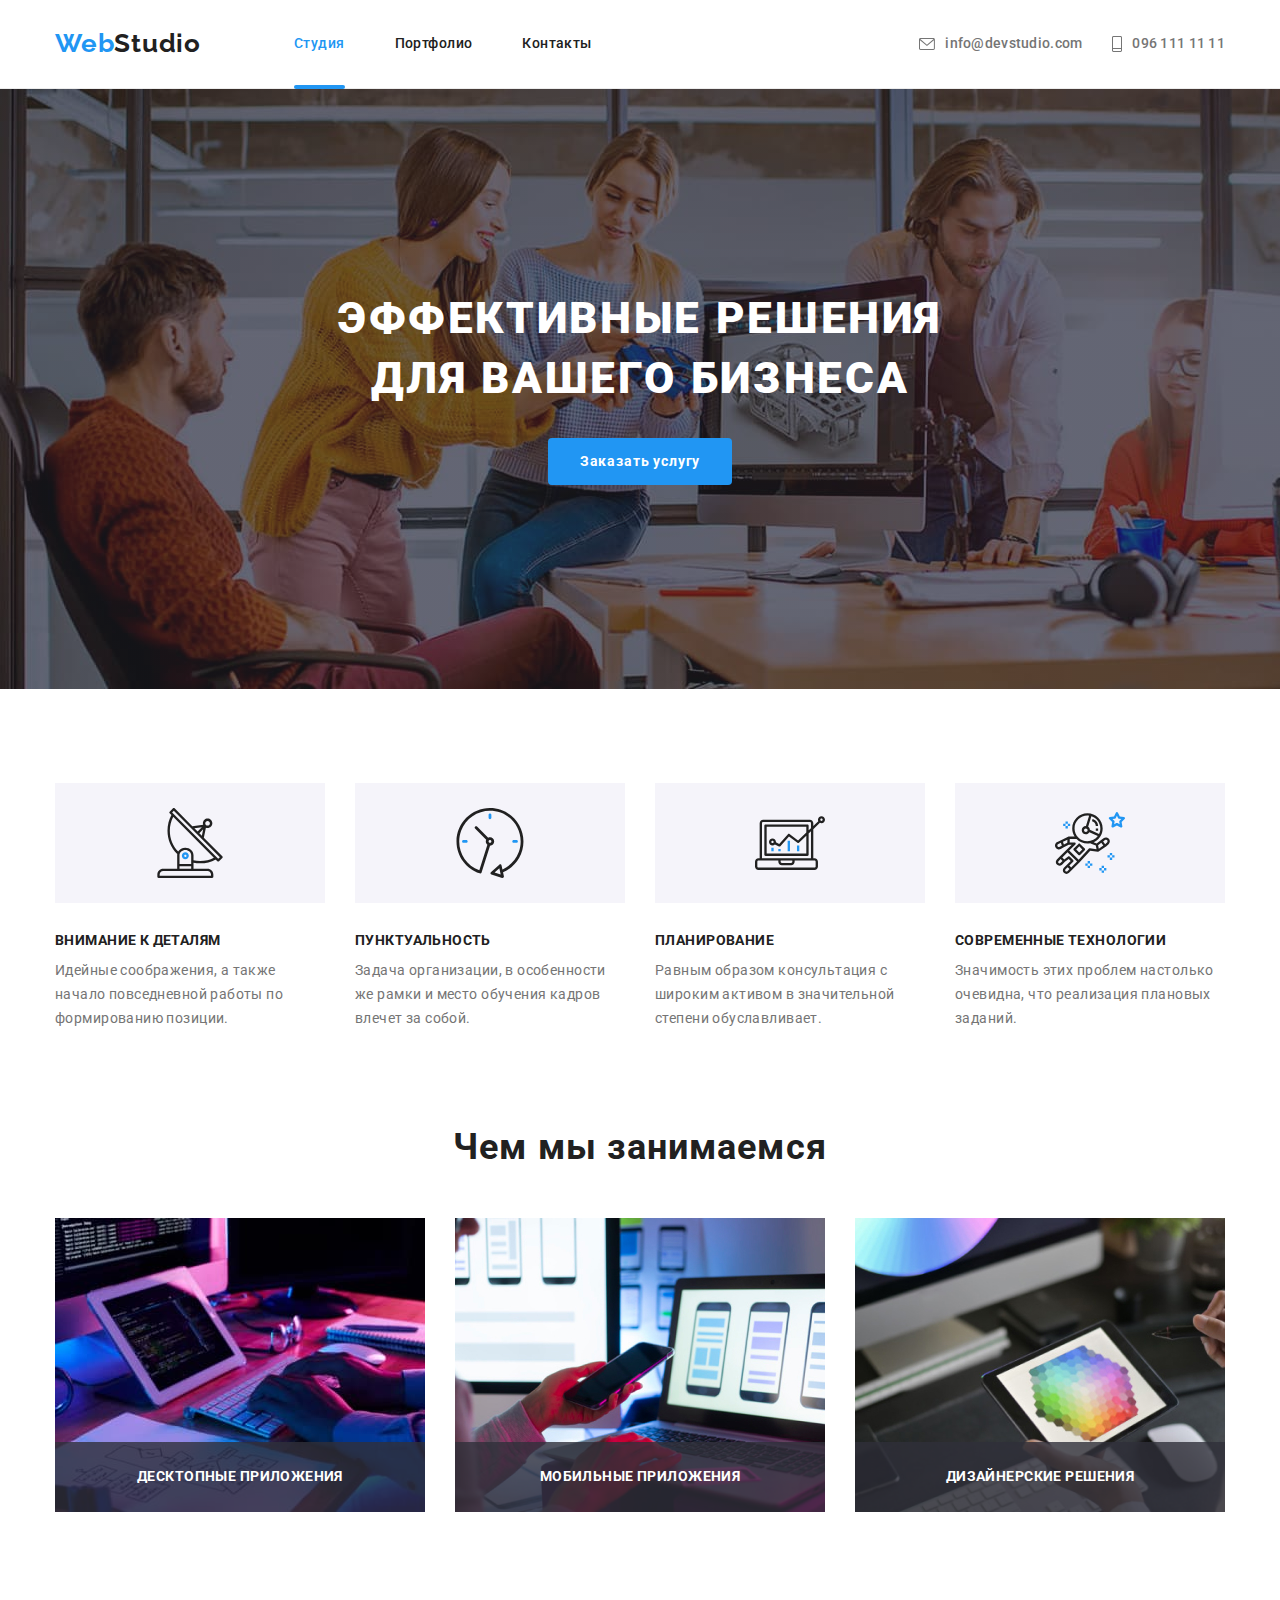
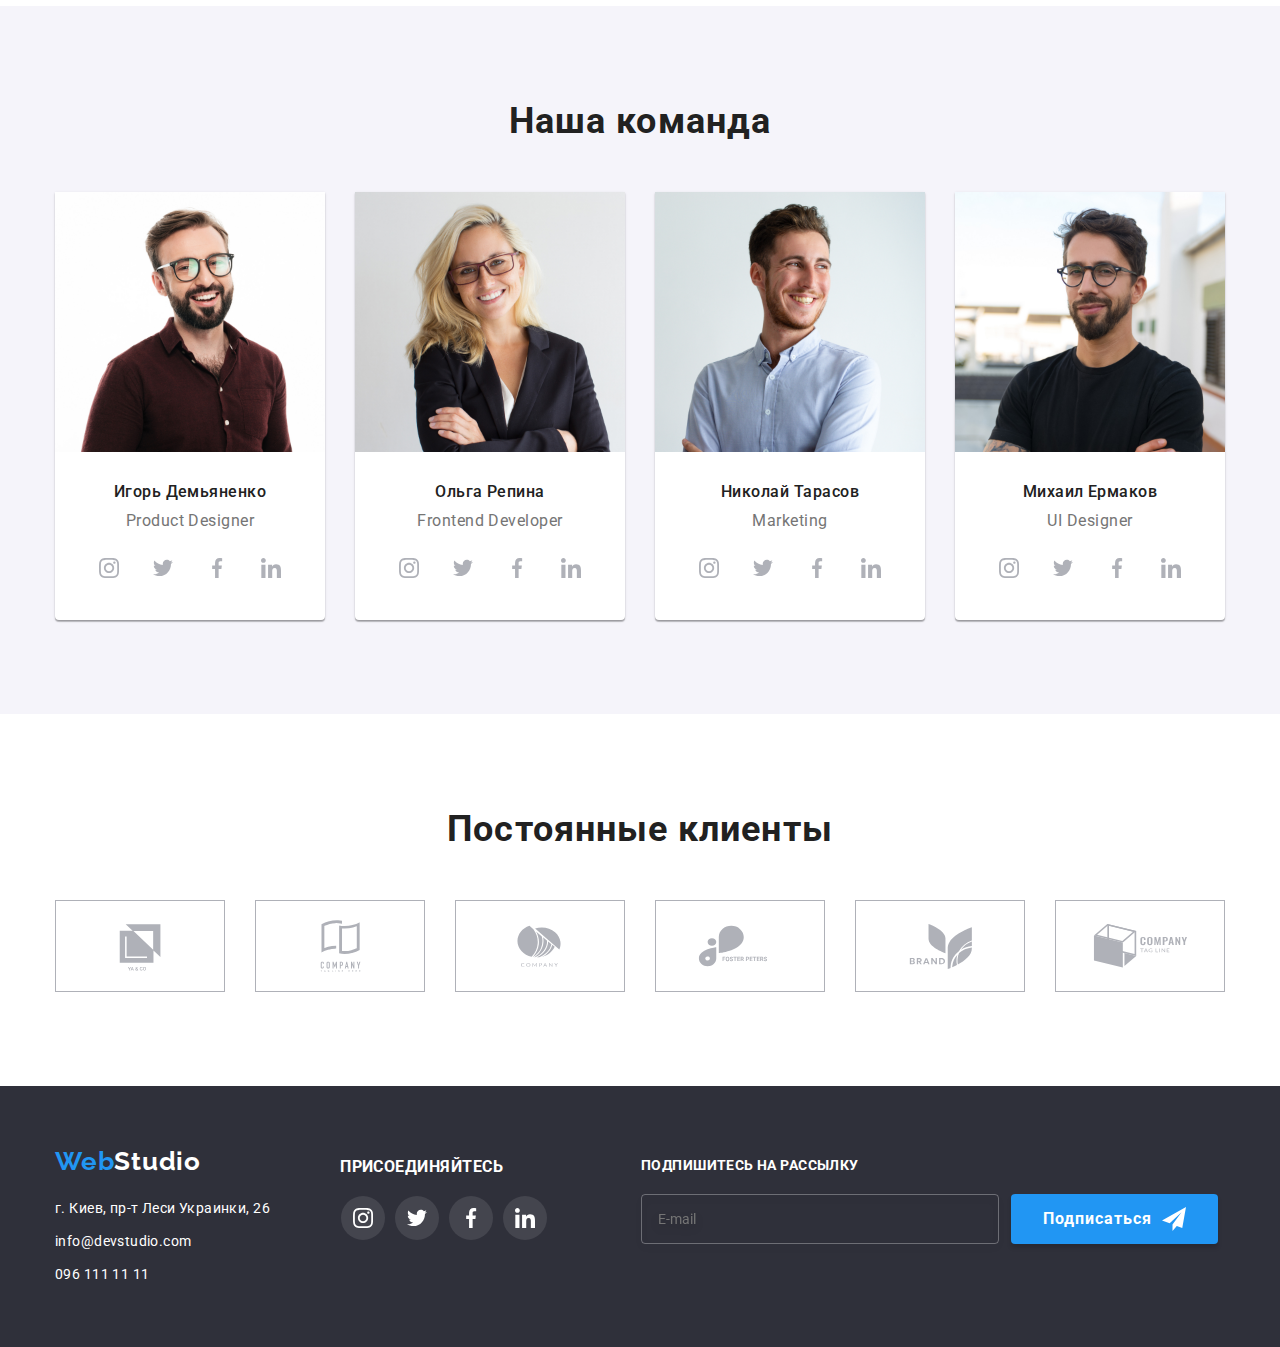
<file: index.html>
<!DOCTYPE html>
<html lang="ru">
  <head>
    <meta charset="UTF-8" />
    <meta http-equiv="X-UA-Compatible" content="IE=edge" />
    <meta name="viewport" content="width=device-width, initial-scale=1.0" />
    <title>Document</title>
    <link rel="stylesheet" href="https://cdnjs.cloudflare.com/ajax/libs/modern-normalize/1.1.0/modern-normalize.min.css">
    <link
      href="https://fonts.googleapis.com/css2?family=Raleway:wght@700&family=Roboto:wght@400;500;700;900&display=swap"
      rel="stylesheet"
    />
    <link rel="stylesheet" href="./sass/main.css" />
  </head>

  <body>
    <header class="header">
      <div class="container menu">
      <a href="./index.html" class="logo link header__logo"
        ><span class="logo__text">Web</span>Studio</a
      >
      <nav class="navigation">
        <ul class="list-nav list">
          <li class="list-nav__right item">
            <a href="./index.html" class="list-nav__link link list-nav__link_current">Студия</a>
          </li>
          <li class="list-nav__right item">
            <a href="./portfolio.html" class="list-nav__link link">Портфолио</a>
          </li>
          <li class="list-nav__right item">
            <a href="" class="list-nav__link link">Контакты</a>
          </li>
        </ul>
      </nav>
      <ul class="list-nav list header__contacts">
        <li class="list-nav__left item">
          <a href="mailto:info@devstudio.com" class="list-nav__link link header__link"
            ><svg class="list-nav__icon" height="12" width="16"><use href=./images/icons.svg#icon-mail></use></svg>info@devstudio.com</a
          >
        </li>
        <li class="list-nav__left item">
          <a href="tel:0961111111" class="list-nav__link link header__link"><svg class="list-nav__icon" height="16" width="10">
            <use href=./images/icons.svg#icon-telephon></use>
          </svg>
            096 111 11 11</a
          >
        </li>
      </ul>
      </div>
    </header>
    <main>
      <section class="hero section">
        <h1 class="hero__title">Эффективные решения для вашего бизнеса</h1>
        <button type="button" class="button hero__button" data-modal-open>
          Заказать услугу
        </button>
      </section>
      <section class="solution section">
        <div class="container">
        <h2 class="solution__heading heading visually-hidden">Решения</h2>
        <ul class="solution__list list">
          <li class="solution__item item">
            <div class="solution__div">
              <svg class="solution__icon">
                <use href="./images/icons.svg#icon-antenna"></use>
              </svg>
            </div>
            <h3 class="solution__title title title">Внимание к деталям</h3>
            <p class="solution__text">
              Идейные соображения, а также начало повседневной работы по
              формированию позиции.
            </p>
          </li>
          <li class="solution__item item">
            <div class="solution__div">
              <svg class="solution__icon">
                <use href="./images/icons.svg#icon-clock"></use>
              </svg>
            </div>
            <h3 class="solution__title title">Пунктуальность</h3>
            <p class="solution__text">
              Задача организации, в особенности же рамки и место обучения кадров
              влечет за собой.
            </p>
          </li>
          <li class="solution__item item">
            <div class="solution__div">
              <svg class="solution__icon">
                <use href="./images/icons.svg#icon-diagram"></use>
              </svg>
            </div>
            <h3 class="solution__title title">Планирование</h3>
            <p class="solution__text">
              Равным образом консультация с широким активом в значительной
              степени обуславливает.
            </p>
          </li>
          <li class="solution__item item">
            <div class="solution__div">
              <svg class="solution__icon">
                <use href="./images/icons.svg#icon-astronaut"></use>
              </svg>
            </div>
            <h3 class="solution__title title">Современные технологии</h3>
            <p class="solution__text">
              Значимость этих проблем настолько очевидна, что реализация
              плановых заданий.
            </p>
          </li>
        </ul>
        </div>
      </section>
      <section class="wwd section">
        <div class="container">
        <h2 class="wwd__heading heading">Чем мы занимаемся</h2>
        <ul class="wwd__list list">
          <li class="wwd__item item">
            <img src="./images/box1.jpg" width="370" alt="печать текста" />
            <div class="wwd__div">
              <p class="wwd__text">Десктопные приложения</p>
            </div>
          </li>
          <li class="wwd__item item">
            <img src="./images/box2.jpg" width="370" alt="смартфон ноутбук" />
            <div class="wwd__div">
              <p class="wwd__text">Мобильные приложения</p>
            </div>
          </li>
          <li class="wwd__item item">
            <img src="./images/box3.jpg" width="370" alt="планшет" />
            <div class="wwd__div">
              <p class="wwd__text">Дизайнерские решения</p>
            </div>
          </li>
        </ul>
        </div>
      </section>
      <section class="team section">
        <div class="container">
        <h2 class="team__heading heading">Наша команда</h2>
        <ul class="card list">
          <li class="card__item item">
            <img src="./images/igord.jpg" width="270" alt="Игорь Демьяненко" />
            <div class="card__bottom"><p class="card__name">Игорь Демьяненко</p>
            <p class="card__text">Product Designer</p>
            <ul class="sociale-list list">
              <li class="sociale-list__item item">
                <a class="sociale-list__link link" href=""><svg class="sociale-list__icon">
                  <use href="./images/icons.svg#icon-instagram"></use>
                </svg></a>
              </li>
              <li class="sociale-list__item item">
                <a class="sociale-list__link link" href=""><svg class="sociale-list__icon">
                    <use href="./images/icons.svg#icon-twitter"></use>
                  </svg></a>
              </li>
              <li class="sociale-list__item item">
                <a class="sociale-list__link link" href=""><svg class="sociale-list__icon">
                    <use href="./images/icons.svg#icon-facebook"></use>
                  </svg></a>
              </li>
              <li class="sociale-list__item item">
                <a class="sociale-list__link link" href=""><svg class="sociale-list__icon">
                    <use href="./images/icons.svg#icon-linkedin"></use>
                  </svg></a>
              </li>
            </ul>
          </div>
          </li>
          <li class="card__item item">
            <img src="./images/olgar.jpg" width="270" alt="Ольга Репина" />
            <div class="card__bottom"><p class="card__name">Ольга Репина</p>
            <p class="card__text">Frontend Developer</p>
          <ul class="sociale-list list">
            <li class="sociale-list__item item">
              <a class="sociale-list__link link" href=""><svg class="sociale-list__icon">
                  <use href="./images/icons.svg#icon-instagram"></use>
                </svg></a>
            </li>
            <li class="sociale-list__item item">
              <a class="sociale-list__link link" href=""><svg class="sociale-list__icon">
                  <use href="./images/icons.svg#icon-twitter"></use>
                </svg></a>
            </li>
            <li class="sociale-list__item item">
              <a class="sociale-list__link link" href=""><svg class="sociale-list__icon">
                  <use href="./images/icons.svg#icon-facebook"></use>
                </svg></a>
            </li>
            <li class="sociale-list__item item">
              <a class="sociale-list__link link" href=""><svg class="sociale-list__icon">
                  <use href="./images/icons.svg#icon-linkedin"></use>
                </svg></a>
            </li>
          </ul>
        </div>
          </li>
          <li class="card__item item">
            <img src="./images/kolyat.jpg" width="270" alt="Николай Тарасов" />
            <div class="card__bottom"><p class="card__name">Николай Тарасов</p>
            <p class="card__text">Marketing</p>
        <ul class="sociale-list list">
          <li class="sociale-list__item item">
            <a class="sociale-list__link link" href=""><svg class="sociale-list__icon">
                <use href="./images/icons.svg#icon-instagram"></use>
              </svg></a>
          </li>
          <li class="sociale-list__item item">
            <a class="sociale-list__link link" href=""><svg class="sociale-list__icon">
                <use href="./images/icons.svg#icon-twitter"></use>
              </svg></a>
          </li>
          <li class="sociale-list__item item">
            <a class="sociale-list__link link" href=""><svg class="sociale-list__icon">
                <use href="./images/icons.svg#icon-facebook"></use>
              </svg></a>
          </li>
          <li class="sociale-list__item item">
            <a class="sociale-list__link link" href=""><svg class="sociale-list__icon">
                <use href="./images/icons.svg#icon-linkedin"></use>
              </svg></a>
          </li>
        </ul>
        </div>
          </li>
          <li class="card__item item">
            <img src="./images/mixae.jpg" width="270" alt="Михаил Ермаков" />
            <div class="card__bottom"><p class="card__name">Михаил Ермаков</p>
            <p class="card__text">UI Designer</p>
          <ul class="sociale-list list">
            <li class="sociale-list__item item">
              <a class="sociale-list__link link" href=""><svg class="sociale-list__icon">
                  <use href="./images/icons.svg#icon-instagram"></use>
                </svg></a>
            </li>
            <li class="sociale-list__item item">
              <a class="sociale-list__link link" href=""><svg class="sociale-list__icon">
                  <use href="./images/icons.svg#icon-twitter"></use>
                </svg></a>
            </li>
            <li class="sociale-list__item item">
              <a class="sociale-list__link link" href=""><svg class="sociale-list__icon">
                  <use href="./images/icons.svg#icon-facebook"></use>
                </svg></a>
            </li>
            <li class="sociale-list__item item">
              <a class="sociale-list__link link" href=""><svg class="sociale-list__icon">
                  <use href="./images/icons.svg#icon-linkedin"></use>
                </svg></a>
            </li>
          </ul>
        </div>
          </li>
        </ul>
        </div>
      </section>
      <section class="clients section">
        <div class="container">
          <h2 class="clients__heading heading">Постоянные клиенты</h2>
          <ul class="clients__list list">
            <li class="clients__item item">
              <a class="clients__link link" href=""><svg class="clients__icon icon">
                <use href="./images/icons.svg#icon-logo_one"></use>
              </svg></a>
            </li>
            <li class="clients__item item">
              <a class="clients__link link" href=""><svg class="clients__icon icon">
                  <use href="./images/icons.svg#icon-logo_two"></use>
                </svg></a>
            </li>
            <li class="clients__item item">
              <a class="clients__link link" href=""><svg class="clients__icon icon">
                  <use href="./images/icons.svg#icon-logo_three"></use>
                </svg></a>
            </li>
            <li class="clients__item item">
              <a class="clients__link link" href=""><svg class="clients__icon icon">
                  <use href="./images/icons.svg#icon-logo_four"></use>
                </svg></a>
            </li>
            <li class="clients__item item">
              <a class="clients__link link" href=""><svg class="clients__icon icon">
                  <use href="./images/icons.svg#icon-logo_five"></use>
                </svg></a>
            </li>
            <li class="clients__item item">
              <a class="clients__link link" href=""><svg class="clients__icon icon">
                  <use href="./images/icons.svg#icon-logo_six"></use>
                </svg></a>
            </li>
          </ul>

        </div>
        </section>
        <div class="backdrop is-hidden" data-modal><div class="modal">
          <form>
            <p class="form-text">Оставьте свои данные, мы вам перезвоним</p>
            <label class="form-label" for="user-name">Имя</label>
            <span class="form-input-span"><input type="text" name="username" id="user-name" class="form-input"/>
            <svg class="form-icon"><use href="./images/icons.svg#icon-person"></use></svg></span>
            <label class="form-label" for="user-tel">Телефон</label>
            <span class="form-input-span"><input type="tel" name="usertel" id="user-tel" class="form-input"/><svg class="form-icon">
              <use href="./images/icons.svg#icon-phone-black"></use>
            </svg></span>
            <label class="form-label" for="user-email">Почта</label>
            <span class="form-input-span"><input type="email" name="useremail" id="user-email" class="form-input"/><svg class="form-icon">
              <use href="./images/icons.svg#icon-email"></use>
            </svg></span>
            <label class="form-label" for="user-coments">Комментарий</label>
            <textarea name="feedback" id="user-coments" placeholder="Введите текст" class="form-input form-textarea"></textarea>
            <div class="form-checkbox"><input type="checkbox" name="agrees" value="agree" id="iagree" class="form-agree" />
            <label class="form-label checkbox-label" for="iagree"><span class="checkbox-field"><svg class="checkbox-icon"><use href="./images/icons.svg#icon-check"></use></svg></span>Соглашаюсь с рассылкой и принимаю&nbsp; <a href="" class="form-link">Условия договора</a></label></div>
            <button type="submit" class="button form-button">Отправить</button>
            
          </form>
          <button class="modal-button" data-modal-close><svg class=" icon icon-close"><use href="./images/icons.svg#icon-close-black"></use></svg></button></div></div>
    </main>
    <footer class="footer">
      <div class="container footer__container">
        <div class="footer__contacts">
      <a href="./index.html" class="logo footer__logo link"
        ><span class="logo__text">Web</span>Studio</a
      >
      <address>
        <a href="" class="footer__address link"
          >г. Киев, пр-т Леси Украинки, 26</a
        >
      </address>
      <ul class="footer-list list">
        <li class="footer-list__item">
          <a href="mailto:info@devstudio.com" class="footer-list__link link"
            >info@devstudio.com</a
          >
        </li>
        <li class="footer-list__item">
          <a href="tel:0961111111" class="footer-list__link link ">
            096 111 11 11</a
          >
        </li>
      </ul>
      </div>
      <div class="join">
        <p class="join__text">присоединяйтесь</p>
        <ul class="sociale-list list">
          <li class="sociale-list__item item">
            <a class="sociale-list__link link join__link" href=""><svg class="sociale-list__icon join__icon">
                <use href="./images/icons.svg#icon-instagram"></use>
              </svg></a>
          </li>
          <li class="sociale-list__item item">
            <a class="sociale-list__link link join__link" href=""><svg class="sociale-list__icon join__icon">
                <use href="./images/icons.svg#icon-twitter"></use>
              </svg></a>
          </li>
          <li class="sociale-list__item item">
            <a class="sociale-list__link link join__link" href=""><svg class="sociale-list__icon join__icon">
                <use href="./images/icons.svg#icon-facebook"></use>
              </svg></a>
          </li>
          <li class="sociale-list__item item">
            <a class="sociale-list__link link join__link" href=""><svg class="sociale-list__icon join__icon">
                <use href="./images/icons.svg#icon-linkedin"></use>
              </svg></a>
          </li>
        </ul>
       
      </div>
       <form class="footer-form">
         <p class="footer-form__text">Подпишитесь на рассылку</p>
         <div class="footer-form__div"><input type="email" name="email" placeholder="E-mail" class="footer-form__input"/>
         <button type="submit" class="footer-form__button button">Подписаться<svg class="form-footer__icon"><use href="./images/icons.svg#icon-send"/></svg></use></button></div>

        </form>
      
      </div>
    </footer>
    <script src="./js/modal.js"></script>
  </body>
</html>
</file>
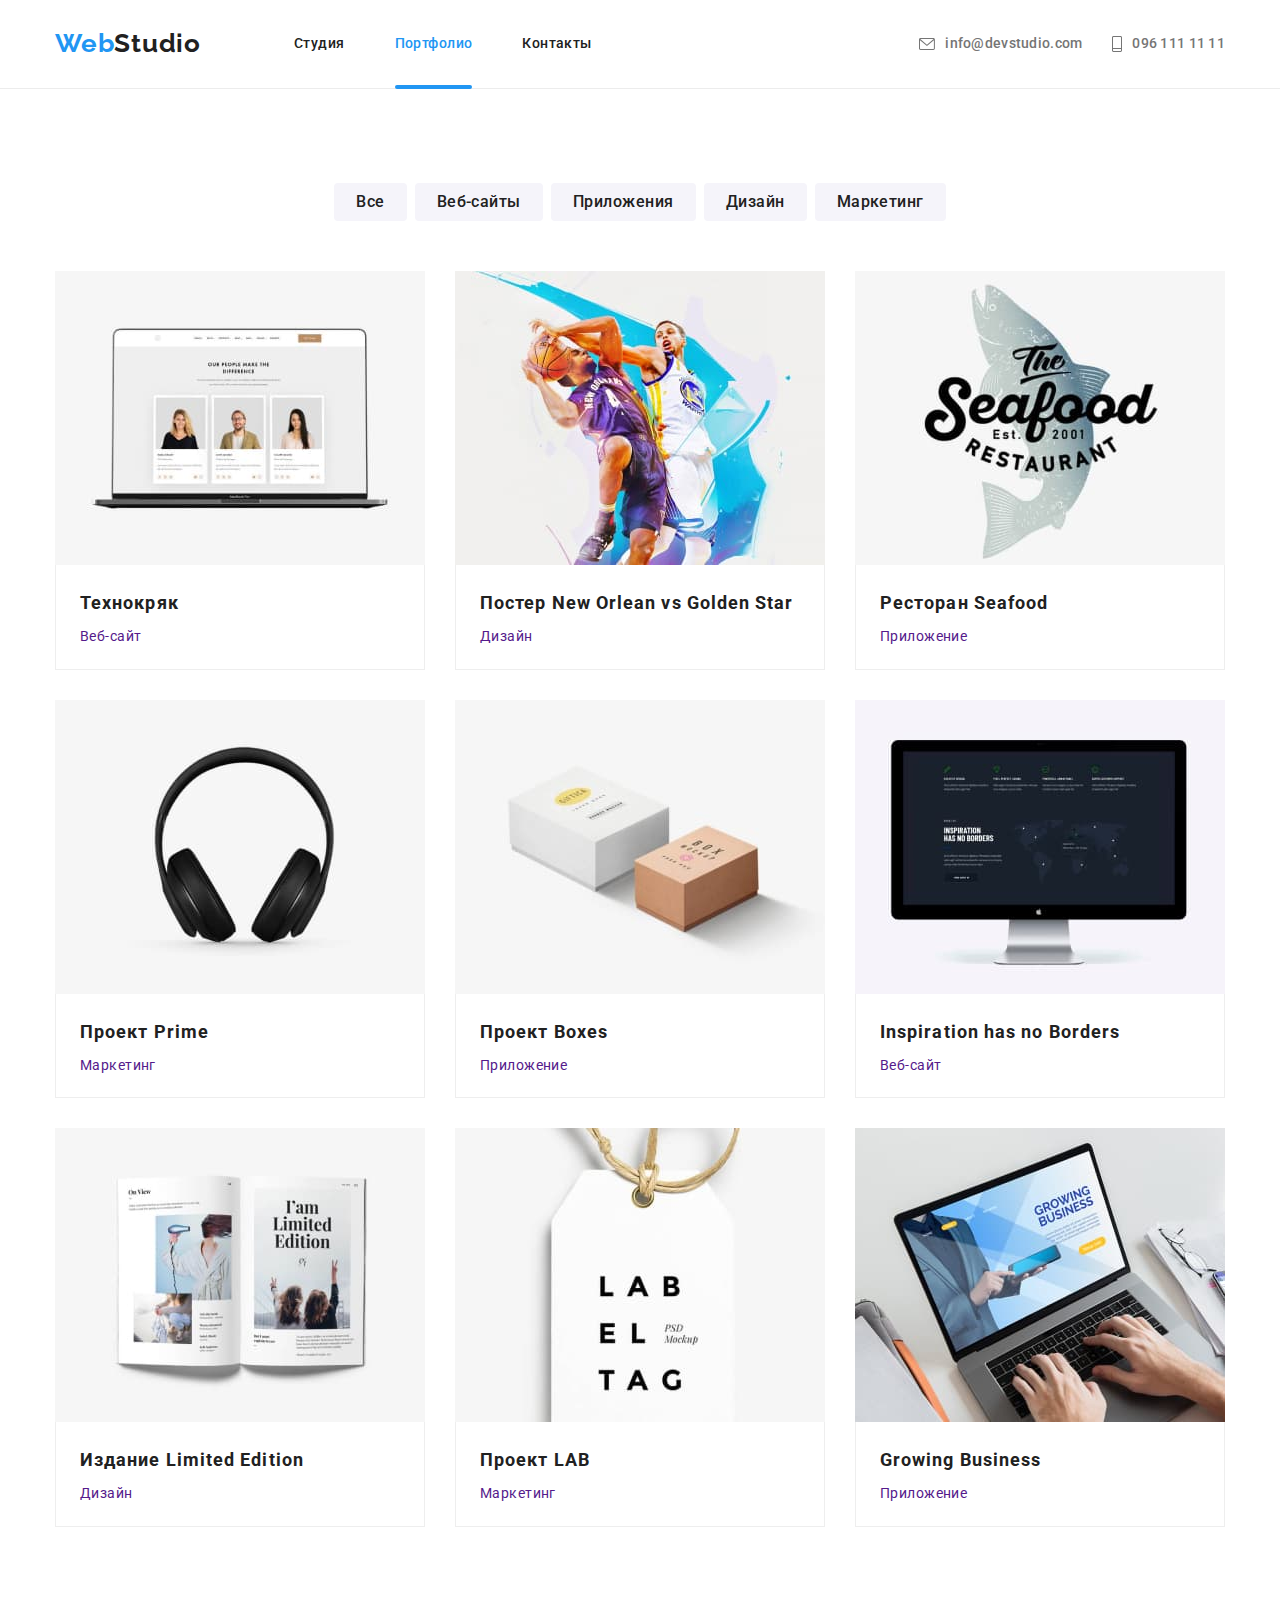
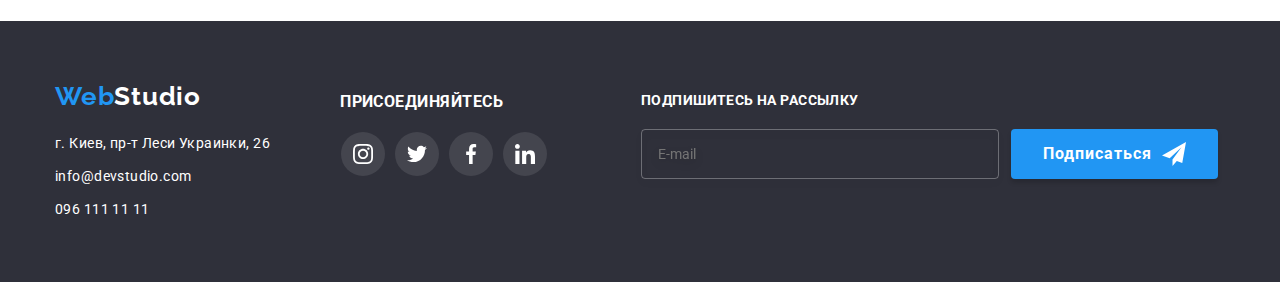
<file: portfolio.html>
<!DOCTYPE html>
<html lang="ru">
  <head>
    <meta charset="UTF-8" />
    <meta http-equiv="X-UA-Compatible" content="IE=edge" />
    <meta name="viewport" content="width=device-width, initial-scale=1.0" />
    <title>Document</title>
    <link rel="stylesheet" href="https://cdnjs.cloudflare.com/ajax/libs/modern-normalize/1.1.0/modern-normalize.min.css">
    <link
      href="https://fonts.googleapis.com/css2?family=Raleway:wght@700&family=Roboto:wght@400;500;700;900&display=swap"
      rel="stylesheet"
    />
    <link rel="stylesheet" href="./sass/main.css" />
  </head>
  <body>
<header class="header">
  <div class="container menu">
    <a href="./index.html" class="logo link header__logo"><span class="logo__text">Web</span>Studio</a>
    <nav class="navigation">
      <ul class="list-nav list">
        <li class="list-nav__right item">
          <a href="./index.html" class="list-nav__link link ">Студия</a>
        </li>
        <li class="list-nav__right item">
          <a href="./portfolio.html" class="list-nav__link link list-nav__link_current">Портфолио</a>
        </li>
        <li class="list-nav__right item">
          <a href="" class="list-nav__link link">Контакты</a>
        </li>
      </ul>
    </nav>
    <ul class="list-nav list header__contacts">
      <li class="list-nav__left item">
        <a href="mailto:info@devstudio.com" class="list-nav__link link header__link"><svg class="list-nav__icon"
            height="12" width="16">
            <use href=./images/icons.svg#icon-mail></use>
          </svg>info@devstudio.com</a>
      </li>
      <li class="list-nav__left item">
        <a href="tel:0961111111" class="list-nav__link link header__link"><svg class="list-nav__icon" height="16"
            width="10">
            <use href=./images/icons.svg#icon-telephon></use>
          </svg>
          096 111 11 11</a>
      </li>
    </ul>
  </div>
</header>
    <main>
      <h1 class="main-title visually-hidden">Портфолио</h1>
      <section class="sites section">
        <div class="container">
        <h2 class="heading heading-title visually-hidden">Фильтры портфолио</h2>
        <ul class="sites-list-right list">
          <li class="sites-item-right item">
            <button type="button" class="button button-portfolio">Все</button>
          </li>
          <li class="sites-item-right item">
            <button type="button" class="button button-portfolio">
              Веб-сайты
            </button>
          </li>
          <li class="sites-item-right item">
            <button type="button" class="button button-portfolio">
              Приложения
            </button>
          </li>
          <li class="sites-item-right item">
            <button type="button" class="button button-portfolio">
              Дизайн
            </button>
          </li>
          <li class="sites-item-right item">
            <button type="button" class="button button-portfolio">
              Маркетинг
            </button>
          </li>
        </ul>
        <h2 class="heading heading-title visually-hidden">Примеры портфолио</h2>
        <ul class="sites-list-left list">
          <li class="sites-item-left item">
            <a class="sites-link" href=""><div class="sites-div"><img src="./images/noyt.jpg" alt="ноутбук" width="370" /><div class="sites-div-absolute"><p class="sites-div-text">Технокряк это современная площадка распространения коронавируса. Компании используют эту платформу для цифрового
            шпионажа и атак на защищённые сервера конкурентов.</p></div></div>
            <div class="sites-bottom"><h3 class="sites-title">Технокряк</h3>
            <p class="sites-text">Веб-сайт</p></div></a>
          </li>
          <li class="sites-item-left item">
            <a class="sites-link " href=""><div class="sites-div"><img src="./images/basket.jpg" alt="Баскетбол" width="370" /><div class="sites-div-absolute"><p class="sites-div-text">Технокряк это современная площадка распространения коронавируса. Компании используют эту платформу для цифрового
            шпионажа и атак на защищённые сервера конкурентов.</p></div></div>
            <div class="sites-bottom"><h3 class="sites-title">
              Постер<span lang="en"> New Orlean vs Golden Star</span>
            </h3>
            <p class="sites-text">Дизайн</p></div></a>
          </li>
          <li class="sites-item-left item">
            <a class="sites-link " href=""><div class="sites-div"><img
              src="./images/seafood.jpg"
              alt="Логотип ресторана"
              width="370"
            /><div class="sites-div-absolute"><p class="sites-div-text">Технокряк это современная площадка распространения коронавируса. Компании используют эту платформу для цифрового
            шпионажа и атак на защищённые сервера конкурентов.</p></div></div>
            <div class="sites-bottom"><h3 class="sites-title">Ресторан<span lang="en"> Seafood</span></h3>
            <p class="sites-text">Приложение</p></div></a>
          </li>
          <li class="sites-item-left item">
            <a class="sites-link " href=""><div class="sites-div"><img src="./images/naysh.jpg" alt="Наушники" width="370" /><div class="sites-div-absolute"><p class="sites-div-text">Технокряк это современная площадка распространения коронавируса. Компании используют эту платформу для цифрового
            шпионажа и атак на защищённые сервера конкурентов.</p></div></div>
            <div class="sites-bottom"><h3 class="sites-title">Проект<span lang="en"> Prime</span></h3>
            <p class="sites-text">Маркетинг</p></div></a>
          </li>
          <li class="sites-item-left item">
            <a class="sites-link " href=""><div class="sites-div"><img src="./images/box.jpg" alt="Коробки" width="370" /><div class="sites-div-absolute"><p class="sites-div-text">Технокряк это современная площадка распространения коронавируса. Компании используют эту платформу для цифрового
            шпионажа и атак на защищённые сервера конкурентов.</p></div></div>
            <div class="sites-bottom"><h3 class="sites-title">Проект<span lang="en"> Boxes</span></h3>
            <p class="sites-text">Приложение</p></div></a>
          </li>
          <li class="sites-item-left item">
            <a class="sites-link " href=""><div class="sites-div"><img src="./images/monitor.jpg" alt="Монитор" width="370" /><div class="sites-div-absolute"><p class="sites-div-text">Технокряк это современная площадка распространения коронавируса. Компании используют эту платформу для цифрового
            шпионажа и атак на защищённые сервера конкурентов.</p></div></div>
            <div class="sites-bottom"><h3 lang="en" class="sites-title">Inspiration has no Borders</h3>
            <p class="sites-text">Веб-сайт</p></div></a>
          </li>
          <li class="sites-item-left item">
            <a class="sites-link " href=""><div class="sites-div"><img src="./images/book.jpg" alt="Книга" width="370" /><div class="sites-div-absolute"><p class="sites-div-text">Технокряк это современная площадка распространения коронавируса. Компании используют эту платформу для цифрового
            шпионажа и атак на защищённые сервера конкурентов.</p></div></div>
            <div class="sites-bottom"><h3 class="sites-title">
              Издание<span lang="en"> Limited Edition</span>
            </h3>
            <p class="sites-text">Дизайн</p></div></a>
          </li>
          <li class="sites-item-left item">
            <a class="sites-link " href=""><div class="sites-div"><img src="./images/lable.jpg" alt="Бирка" width="370" /><div class="sites-div-absolute"><p class="sites-div-text">Технокряк это современная площадка распространения коронавируса. Компании используют эту платформу для цифрового
            шпионажа и атак на защищённые сервера конкурентов.</p></div></div>
            <div class="sites-bottom"><h3 class="sites-title">Проект<span lang="en"> LAB</span></h3>
            <p class="sites-text">Маркетинг</p></div></a>
          </li>
          <li class="sites-item-left item">
            <a class="sites-link " href=""><div class="sites-div"><img src="./images/typetext.jpg" alt="Набор текста" width="370" /><div class="sites-div-absolute"><p class="sites-div-text">Технокряк это современная площадка распространения коронавируса. Компании используют эту платформу для цифрового
            шпионажа и атак на защищённые сервера конкурентов.</p></div></div>
            <div class="sites-bottom"><h3 lang="en" class="sites-title">Growing Business</h3>
            <p class="sites-text">Приложение</p></div></a>
          </li>
        </ul>
        </div>
      </section>
    </main>
  <footer class="footer">
    <div class="container footer__container">
      <div class="footer__contacts">
        <a href="./index.html" class="logo footer__logo link"><span class="logo__text">Web</span>Studio</a>
        <address>
          <a href="" class="footer__address link">г. Киев, пр-т Леси Украинки, 26</a>
        </address>
        <ul class="footer-list list">
          <li class="footer-list__item">
            <a href="mailto:info@devstudio.com" class="footer-list__link link">info@devstudio.com</a>
          </li>
          <li class="footer-list__item">
            <a href="tel:0961111111" class="footer-list__link link ">
              096 111 11 11</a>
          </li>
        </ul>
      </div>
      <div class="join">
        <p class="join__text">присоединяйтесь</p>
        <ul class="sociale-list list">
          <li class="sociale-list__item item">
            <a class="sociale-list__link link join__link" href=""><svg class="sociale-list__icon join__icon">
                <use href="./images/icons.svg#icon-instagram"></use>
              </svg></a>
          </li>
          <li class="sociale-list__item item">
            <a class="sociale-list__link link join__link" href=""><svg class="sociale-list__icon join__icon">
                <use href="./images/icons.svg#icon-twitter"></use>
              </svg></a>
          </li>
          <li class="sociale-list__item item">
            <a class="sociale-list__link link join__link" href=""><svg class="sociale-list__icon join__icon">
                <use href="./images/icons.svg#icon-facebook"></use>
              </svg></a>
          </li>
          <li class="sociale-list__item item">
            <a class="sociale-list__link link join__link" href=""><svg class="sociale-list__icon join__icon">
                <use href="./images/icons.svg#icon-linkedin"></use>
              </svg></a>
          </li>
        </ul>
  
      </div>
      <form class="footer-form">
        <p class="footer-form__text">Подпишитесь на рассылку</p>
        <div class="footer-form__div"><input type="email" name="email" placeholder="E-mail" class="footer-form__input" />
          <button type="submit" class="footer-form__button button">Подписаться<svg class="form-footer__icon">
              <use href="./images/icons.svg#icon-send" />
            </svg></use></button>
        </div>
  
      </form>
  
    </div>
  </footer>
  </body>
</html>
</file>
<file: sass/main.css>
:root {
  --primery-text-color: #757575;
  --title-text-color: #212121;
  --primary-background-color: #ffffff;
  --link-color: #2196f3;
  --secondary-text-color: #ffffff;
  --secondary-background-color: #2f303a;
}

.visually-hidden {
  position: absolute;
  width: 1px;
  height: 1px;
  margin: -1px;
  padding: 0;
  overflow: hidden;
  border: 0;
  clip: rect(0 0 0 0);
}

* {
  padding: 0;
  margin: 0;
  border: 0;
}

*,
*:before,
*:after {
  -webkit-box-sizing: border-box;
          box-sizing: border-box;
}

:focus,
:active {
  outline: none;
}

a:focus,
a:active {
  outline: none;
}

nav,
footer,
header,
aside {
  display: block;
}

html,
body {
  height: 100%;
  width: 100%;
  font-size: 100%;
  line-height: 1;
  font-size: 14px;
  -ms-text-size-adjust: 100%;
  -moz-text-size-adjust: 100%;
  -webkit-text-size-adjust: 100%;
}

input,
button,
textarea {
  font-family: inherit;
}

input::-ms-clear {
  display: none;
}

button {
  cursor: pointer;
}

button::-moz-focus-inner {
  padding: 0;
  border: 0;
}

a,
a:visited,
a:hover {
  text-decoration: none;
}

ul,
li {
  list-style: none;
}

img {
  vertical-align: top;
}

h1,
h2,
h3,
h4,
h5,
h6 {
  font-size: inherit;
  font-weight: 400;
}

img {
  display: block;
}

.list {
  list-style: none;
}

body {
  background-color: var(--primary-background-color);
  font-family: "Roboto", sans-serif;
  font-weight: 400;
  font-size: 14px;
  line-height: 1.7;
  letter-spacing: 0.03em;
  color: var(--primery-text-color);
}

.link {
  text-decoration: none;
  color: var(--title-text-color);
  -webkit-transition: color 250ms cubic-bezier(0.4, 0, 0.2, 1);
  transition: color 250ms cubic-bezier(0.4, 0, 0.2, 1);
}

.link:focus, .link:hover {
  color: var(--link-color);
  fill: var(--link-color);
}

.button {
  -webkit-box-align: center;
      -ms-flex-align: center;
          align-items: center;
  text-align: center;
  font-family: "Roboto", sans-serif;
  font-weight: 700;
  cursor: pointer;
  padding: 10px 32px;
  border-radius: 4px;
  max-width: 200px;
  -webkit-transition: color 250ms cubic-bezier(0.4, 0, 0.2, 1), background 250ms cubic-bezier(0.4, 0, 0.2, 1);
  transition: color 250ms cubic-bezier(0.4, 0, 0.2, 1), background 250ms cubic-bezier(0.4, 0, 0.2, 1);
}

.button:hover, .button:focus {
  color: var(--secondary-text-color);
  background: var(--link-color);
}

.title {
  font-weight: 700;
  font-size: 14px;
  line-height: 1.14;
  letter-spacing: 0.03em;
  text-transform: uppercase;
  color: var(--title-text-color);
}

.heading {
  font-weight: 700;
  font-size: 36px;
  line-height: 1.17;
  letter-spacing: 0.03em;
  text-align: center;
  color: var(--title-text-color);
}

.list-nav__link_current {
  position: relative;
  color: var(--link-color);
}

.list-nav__link_current::after {
  content: "";
  position: absolute;
  bottom: -1px;
  left: 0;
  width: 100%;
  height: 4px;
  background-color: var(--link-color);
  border-radius: 2px;
}

.container {
  width: 1200px;
  margin: 0 auto;
  padding: 0 15px;
  /* border: 2px dashed red; */
}

.section {
  padding-top: 94px;
  padding-bottom: 94px;
}

.backdrop {
  position: fixed;
  top: 0;
  left: 0;
  width: 100%;
  height: 100%;
  background: rgba(0, 0, 0, 0.2);
  display: -webkit-box;
  display: -ms-flexbox;
  display: flex;
  -webkit-box-align: center;
      -ms-flex-align: center;
          align-items: center;
  -webkit-box-pack: center;
      -ms-flex-pack: center;
          justify-content: center;
  -webkit-transition: opacity 250ms cubic-bezier(0.4, 0, 0.2, 1), visibility 250ms cubic-bezier(0.4, 0, 0.2, 1);
  transition: opacity 250ms cubic-bezier(0.4, 0, 0.2, 1), visibility 250ms cubic-bezier(0.4, 0, 0.2, 1);
}

.modal {
  position: absolute;
  background-color: var(--primary-background-color);
  width: 528px;
  height: 581px;
  -webkit-box-shadow: 0px 1px 3px rgba(0, 0, 0, 0.12), 0px 1px 1px rgba(0, 0, 0, 0.14), 0px 2px 1px rgba(0, 0, 0, 0.2);
          box-shadow: 0px 1px 3px rgba(0, 0, 0, 0.12), 0px 1px 1px rgba(0, 0, 0, 0.14), 0px 2px 1px rgba(0, 0, 0, 0.2);
  border-radius: 4px;
  -webkit-transform: translateX(0);
          transform: translateX(0);
  -webkit-transition: -webkit-transform 250ms linear;
  transition: -webkit-transform 250ms linear;
  transition: transform 250ms linear;
  transition: transform 250ms linear, -webkit-transform 250ms linear;
  padding: 40px;
}

.is-hidden {
  opacity: 0;
  visibility: hidden;
  pointer-events: none;
}

.is-hidden .modal {
  -webkit-transform: translateX(-100%);
          transform: translateX(-100%);
}

.modal-button {
  position: absolute;
  top: 8px;
  right: 8px;
  background: var(--secondary-text-color);
  border: 1px solid rgba(0, 0, 0, 0.1);
  width: 30px;
  height: 30px;
  border-radius: 50%;
  display: -webkit-box;
  display: -ms-flexbox;
  display: flex;
  -webkit-box-align: center;
      -ms-flex-align: center;
          align-items: center;
  -webkit-box-pack: center;
      -ms-flex-pack: center;
          justify-content: center;
}

.icon-close {
  width: 70%;
  height: 70%;
  -webkit-transition: fill 250ms cubic-bezier(0.4, 0, 0.2, 1);
  transition: fill 250ms cubic-bezier(0.4, 0, 0.2, 1);
}

.modal-button:hover .icon-close,
.modal-button:focus .icon-close {
  fill: var(--link-color);
}

.form-label {
  font-size: 12px;
  margin-bottom: 4px;
}

.form-agree:hover + .form-label,
.form-agree:focus + .form-label {
  cursor: pointer;
}

.form-input {
  width: 448px;
  height: 40px;
  border: 1px solid rgba(33, 33, 33, 0.2);
  -webkit-box-sizing: border-box;
          box-sizing: border-box;
  border-radius: 4px;
  margin-bottom: 5px;
  -webkit-transition: border 250ms cubic-bezier(0.4, 0, 0.2, 1);
  transition: border 250ms cubic-bezier(0.4, 0, 0.2, 1);
  padding-left: 30px;
}

.form-input:hover, .form-input:focus {
  border: 1px solid var(--link-color);
}

.form-input-span {
  display: block;
  position: relative;
}

.form-text {
  font-family: Roboto;
  font-style: normal;
  font-weight: 700;
  font-size: 20px;
  line-height: 1.15;
  letter-spacing: 0.03em;
  text-align: center;
  color: var(--title-text-color);
  margin-bottom: 5px;
}

.form-checkbox {
  display: -webkit-box;
  display: -ms-flexbox;
  display: flex;
  -webkit-box-align: center;
      -ms-flex-align: center;
          align-items: center;
  -webkit-box-pack: center;
      -ms-flex-pack: center;
          justify-content: center;
  text-align: center;
}

.checkbox-label {
  margin-bottom: 30px;
  font-weight: 500;
  font-size: 14px;
  line-height: 1.71;
  letter-spacing: 0.03em;
}

.form-textarea {
  margin-bottom: 15px;
  resize: none;
  width: 448px;
  height: 120px;
  padding: 12px 16px;
  font-size: 12px;
  color: rgba(117, 117, 117, 0.5);
}

.form-button {
  background: var(--link-color);
  -webkit-box-shadow: 0px 4px 4px rgba(0, 0, 0, 0.15);
          box-shadow: 0px 4px 4px rgba(0, 0, 0, 0.15);
  border-radius: 4px;
  color: var(--primary-background-color);
  padding: 10px 55px;
  font-weight: 700;
  font-size: 16px;
  line-height: 1.88;
  letter-spacing: 0.06em;
  margin: 0 auto;
  display: -webkit-box;
  display: -ms-flexbox;
  display: flex;
  -webkit-box-align: center;
      -ms-flex-align: center;
          align-items: center;
  -webkit-box-pack: center;
      -ms-flex-pack: center;
          justify-content: center;
  text-align: center;
  color: var(--secondary-text-color);
}

.form-icon {
  position: absolute;
  top: 50%;
  -webkit-transform: translateY(-80%);
          transform: translateY(-80%);
  left: 12px;
  width: 15px;
  height: 15px;
  -webkit-transition: fill 250ms cubic-bezier(0.4, 0, 0.2, 1);
  transition: fill 250ms cubic-bezier(0.4, 0, 0.2, 1);
}

.form-input:hover + .form-icon,
.form-input:focus + .form-icon {
  fill: var(--link-color);
}

.form-link {
  color: var(--link-color);
  text-decoration: underline;
}

.form-agree {
  position: absolute;
  width: 1px;
  height: 1px;
  margin: -1px;
  padding: 0;
  overflow: hidden;
  border: 0;
  clip: rect(0 0 0 0);
}

.form-agree:checked + .form-label > span {
  background-color: var(--link-color);
  border: none;
}

.checkbox-label {
  display: -webkit-box;
  display: -ms-flexbox;
  display: flex;
  -webkit-box-align: center;
      -ms-flex-align: center;
          align-items: center;
  -webkit-box-pack: center;
      -ms-flex-pack: center;
          justify-content: center;
}

.checkbox-field {
  display: -webkit-box;
  display: -ms-flexbox;
  display: flex;
  -webkit-box-align: center;
      -ms-flex-align: center;
          align-items: center;
  -webkit-box-pack: center;
      -ms-flex-pack: center;
          justify-content: center;
  border: 2px solid black;
  border-radius: 2px;
  width: 15px;
  height: 15px;
  margin-right: 7px;
  -webkit-transition: background-color 250ms cubic-bezier(0.4, 0, 0.2, 1), border 250ms cubic-bezier(0.4, 0, 0.2, 1);
  transition: background-color 250ms cubic-bezier(0.4, 0, 0.2, 1), border 250ms cubic-bezier(0.4, 0, 0.2, 1);
}

.checkbox-icon {
  width: 12px;
  height: 8px;
}

.sociale-list {
  display: -webkit-box;
  display: -ms-flexbox;
  display: flex;
  -webkit-box-align: center;
      -ms-flex-align: center;
          align-items: center;
  -webkit-box-pack: center;
      -ms-flex-pack: center;
          justify-content: center;
  margin-top: 16px;
}

.sociale-list__item {
  height: 44px;
  width: 44px;
}

.sociale-list__item + .sociale-list__item {
  margin-left: 10px;
}

.sociale-list__link {
  display: -webkit-box;
  display: -ms-flexbox;
  display: flex;
  -webkit-box-align: center;
      -ms-flex-align: center;
          align-items: center;
  -webkit-box-pack: center;
      -ms-flex-pack: center;
          justify-content: center;
  height: 100%;
  width: 100%;
  border-radius: 50%;
  -webkit-transition: background 250ms cubic-bezier(0.4, 0, 0.2, 1);
  transition: background 250ms cubic-bezier(0.4, 0, 0.2, 1);
}

.sociale-list__link:hover, .sociale-list__link:focus {
  background: var(--link-color);
}

.sociale-list__icon {
  height: 20px;
  width: 20px;
  fill: #afb1b8;
  -webkit-transition: fill 250ms cubic-bezier(0.4, 0, 0.2, 1);
  transition: fill 250ms cubic-bezier(0.4, 0, 0.2, 1);
}

.sociale-list__link:hover .sociale-list__icon,
.sociale-list__link:focus .sociale-list__icon {
  fill: white;
}

.header {
  border-bottom: 1px solid #ececec;
}

.menu {
  display: -webkit-box;
  display: -ms-flexbox;
  display: flex;
  -webkit-box-align: center;
      -ms-flex-align: center;
          align-items: center;
}

.logo {
  font-family: "Raleway", sans-serif;
  font-weight: 700;
  font-size: 26px;
  line-height: 1.2;
  letter-spacing: 0.03em;
}

.header__logo {
  margin-right: 93px;
}

.logo__text {
  color: var(--link-color);
}

.navigation {
  font-weight: 500;
  color: var(--title-text-color);
  text-decoration: none;
}

.list-nav {
  display: -webkit-box;
  display: -ms-flexbox;
  display: flex;
}

.list-nav__link {
  display: inline-block;
  padding-top: 32px;
  padding-bottom: 32px;
  margin-top: auto;
  margin-bottom: auto;
}

.list-nav__right:not(:last-child) {
  margin-right: 50px;
}

.list-nav__left:not(:last-child) {
  margin-right: 30px;
}

.header__contacts {
  display: -webkit-box;
  display: -ms-flexbox;
  display: flex;
  -webkit-box-align: center;
      -ms-flex-align: center;
          align-items: center;
  margin-left: auto;
}

.header__link {
  color: var(--primery-text-color);
  font-weight: 500;
  font-size: 14px;
  line-height: 1.14;
  letter-spacing: 0.02em;
  display: -webkit-box;
  display: -ms-flexbox;
  display: flex;
  -webkit-box-align: center;
      -ms-flex-align: center;
          align-items: center;
  -webkit-box-pack: center;
      -ms-flex-pack: center;
          justify-content: center;
}

.header__link:hover, .header__link:focus {
  color: var(--link-color);
}

.list-nav__icon {
  margin-right: 10px;
  fill: #757575;
  -webkit-transition: fill 250ms cubic-bezier(0.4, 0, 0.2, 1);
  transition: fill 250ms cubic-bezier(0.4, 0, 0.2, 1);
}

.header__link:hover .list-nav__icon,
.header__link:focus .list-nav__icon {
  fill: var(--link-color);
}

.hero {
  height: 600px;
  max-width: 1600px;
  margin-left: auto;
  margin-right: auto;
  background-repeat: no-repeat;
  background-size: cover;
  background-position: center;
  background: var(--secondary-background-color);
  padding-top: 200px;
  padding-bottom: 200px;
  background-image: -webkit-gradient(linear, left top, right top, from(rgba(47, 48, 58, 0.4)), to(rgba(47, 48, 58, 0.4))), url("../images/herobcg.jpg");
  background-image: linear-gradient(to right, rgba(47, 48, 58, 0.4), rgba(47, 48, 58, 0.4)), url("../images/herobcg.jpg");
}

.hero__title {
  text-align: center;
  font-weight: 900;
  font-size: 44px;
  line-height: 1.36;
  letter-spacing: 0.06em;
  text-transform: uppercase;
  color: var(--secondary-text-color);
  max-width: 696px;
  margin: 0 auto;
  margin-bottom: 30px;
}

.hero__button {
  display: block;
  background: var(--link-color);
  color: var(--secondary-text-color);
  margin: 0 auto;
  line-height: 1.87;
  letter-spacing: 0.06em;
}

.solution {
  padding-bottom: 48px;
}

.solution__title {
  margin-bottom: 10px;
}

.solution__text {
  font-weight: 400;
  font-size: 14px;
  line-height: 1.71;
  letter-spacing: 0.03em;
  text-align: left;
}

.solution__list {
  display: -webkit-box;
  display: -ms-flexbox;
  display: flex;
  margin-left: -30px;
  margin-top: -30px;
}

.solution__item {
  margin-left: 30px;
  margin-top: 30px;
  -ms-flex-preferred-size: calc(100% / 4 - 30px);
      flex-basis: calc(100% / 4 - 30px);
}

.solution__div {
  display: -webkit-box;
  display: -ms-flexbox;
  display: flex;
  -webkit-box-align: center;
      -ms-flex-align: center;
          align-items: center;
  -webkit-box-pack: center;
      -ms-flex-pack: center;
          justify-content: center;
  width: 270px;
  height: 120px;
  background: #f5f4fa;
  margin-bottom: 30px;
}

.solution__icon {
  height: 70px;
  width: 70px;
}

.wwd {
  padding-top: 47px;
}

.wwd__list {
  display: -webkit-box;
  display: -ms-flexbox;
  display: flex;
  margin-left: -30px;
  margin-top: -30px;
}

.wwd__heading {
  margin-bottom: 50px;
}

.wwd__item {
  position: relative;
  margin-left: 30px;
  margin-top: 30px;
  -ms-flex-preferred-size: calc(100% / 3 - 30px);
      flex-basis: calc(100% / 3 - 30px);
}

.wwd__div {
  position: absolute;
  bottom: 0;
  left: 0;
  width: 100%;
  height: 70px;
  display: -webkit-box;
  display: -ms-flexbox;
  display: flex;
  -webkit-box-align: center;
      -ms-flex-align: center;
          align-items: center;
  -webkit-box-pack: center;
      -ms-flex-pack: center;
          justify-content: center;
  background-color: rgba(47, 48, 58, 0.8);
}

.wwd__text {
  font-weight: 700;
  font-size: 14px;
  line-height: 1.14;
  letter-spacing: 0.03em;
  text-transform: uppercase;
  color: var(--secondary-text-color);
}

.team__heading {
  margin-bottom: 50px;
}

.team {
  background: #f5f4fa;
}

.card {
  display: -webkit-box;
  display: -ms-flexbox;
  display: flex;
  margin-left: -30px;
  margin-top: -30px;
}

.card__item {
  background-color: var(--primary-background-color);
  margin-left: 30px;
  margin-top: 30px;
  -ms-flex-preferred-size: calc(100% / 4 - 30px);
      flex-basis: calc(100% / 4 - 30px);
  -webkit-box-shadow: 0px 1px 3px rgba(0, 0, 0, 0.12), 0px 1px 1px rgba(0, 0, 0, 0.14), 0px 2px 1px rgba(0, 0, 0, 0.2);
          box-shadow: 0px 1px 3px rgba(0, 0, 0, 0.12), 0px 1px 1px rgba(0, 0, 0, 0.14), 0px 2px 1px rgba(0, 0, 0, 0.2);
  border-radius: 0px 0px 4px 4px;
}

.card__bottom {
  margin-top: 30px;
  margin-bottom: 30px;
}

.card__name {
  font-weight: 500;
  font-size: 16px;
  line-height: 1.19;
  letter-spacing: 0.03em;
  text-align: center;
  color: var(--title-text-color);
  margin-bottom: 10px;
}

.card__text {
  font-weight: 400;
  font-size: 16px;
  line-height: 1.19;
  letter-spacing: 0.03em;
  text-align: center;
}

.clients__heading {
  margin-bottom: 50px;
}

.clients__list {
  margin-left: -30px;
  margin-top: -30px;
  display: -webkit-box;
  display: -ms-flexbox;
  display: flex;
}

.clients__item {
  -ms-flex-preferred-size: calc(100% / 6 - 30px);
      flex-basis: calc(100% / 6 - 30px);
  margin-left: 30px;
  margin-top: 30px;
}

.clients__link {
  display: inline-block;
  height: 92px;
  width: 170px;
  border: 1px solid #afb1b8;
  padding: 16px 32px;
  -webkit-transition: border 250ms cubic-bezier(0.4, 0, 0.2, 1);
  transition: border 250ms cubic-bezier(0.4, 0, 0.2, 1);
}

.clients__link:hover, .clients__link:focus {
  border: 1px solid var(--link-color);
}

.clients__icon {
  width: 106px;
  height: 60px;
  fill: #afb1b8;
  -webkit-transition: fill 250ms cubic-bezier(0.4, 0, 0.2, 1);
  transition: fill 250ms cubic-bezier(0.4, 0, 0.2, 1);
}

.clients__link:hover .clients__icon,
.clients__link:focus .clients__icon {
  fill: var(--link-color);
}

.footer {
  background: var(--secondary-background-color);
}

.footer__container {
  display: -webkit-box;
  display: -ms-flexbox;
  display: flex;
  padding-top: 60px;
  padding-bottom: 60px;
}

.footer__contacts {
  margin-right: 70px;
}

.join {
  padding-top: 12px;
  width: 208px;
}

.footer__logo {
  color: var(--secondary-text-color);
  display: inline-block;
  margin-bottom: 20px;
}

.footer__address {
  font-style: normal;
  font-size: 500;
  color: var(--secondary-text-color);
  display: inline-block;
  margin-bottom: 9px;
}

.footer-list__item:not(:last-child) {
  margin-bottom: 9px;
}

.footer-list__link {
  color: var(--primary-background-color);
}

.join__text {
  display: block;
  font-family: Roboto;
  font-style: normal;
  font-weight: 700;
  font-size: 16px;
  line-height: 1.14;
  letter-spacing: 0.03em;
  text-transform: uppercase;
  margin-bottom: 20px;
  color: var(--secondary-text-color);
}

.join__link {
  border-radius: 50%;
  background: rgba(255, 255, 255, 0.1);
}

.join__icon {
  fill: white;
}

.footer-form {
  margin-left: 93px;
  padding-top: 12px;
}

.form-footer__icon {
  margin-left: 10px;
  width: 24px;
  height: 24px;
}

.footer-form__button {
  display: -webkit-box;
  display: -ms-flexbox;
  display: flex;
  background: var(--link-color);
  -webkit-box-shadow: 0px 4px 4px rgba(0, 0, 0, 0.15);
          box-shadow: 0px 4px 4px rgba(0, 0, 0, 0.15);
  border-radius: 4px;
  color: var(--primary-background-color);
  font-weight: 700;
  font-size: 16px;
  line-height: 1.88;
  letter-spacing: 0.06em;
  max-width: 220px;
}

.footer-form__text {
  margin-bottom: 20px;
  font-weight: 700;
  font-size: 14px;
  line-height: 1.14;
  letter-spacing: 0.03em;
  text-transform: uppercase;
  color: var(--secondary-text-color);
}

.footer-form__input {
  display: -webkit-box;
  display: -ms-flexbox;
  display: flex;
  text-align: left;
  width: 358px;
  height: 50px;
  margin-right: 12px;
  background-color: transparent;
  border: 1px solid rgba(255, 255, 255, 0.3);
  -webkit-box-sizing: border-box;
          box-sizing: border-box;
  -webkit-filter: drop-shadow(0px 4px 4px rgba(0, 0, 0, 0.15));
          filter: drop-shadow(0px 4px 4px rgba(0, 0, 0, 0.15));
  border-radius: 4px;
  padding: 15px 16px;
  color: var(--primary-background-color);
}

.footer-form__div {
  display: -webkit-box;
  display: -ms-flexbox;
  display: flex;
}

.sites-list-right {
  display: -webkit-box;
  display: -ms-flexbox;
  display: flex;
  -webkit-box-align: center;
      -ms-flex-align: center;
          align-items: center;
  -webkit-box-pack: center;
      -ms-flex-pack: center;
          justify-content: center;
}

.button-portfolio {
  font-family: "Roboto", sans-serif;
  font-weight: 500;
  font-size: 16px;
  line-height: 1.63;
  letter-spacing: 0.03em;
  color: var(--title-text-color);
  background: #f5f4fa;
  padding: 6px 22px;
  -webkit-transition: color 250ms cubic-bezier(0.4, 0, 0.2, 1), background 250ms cubic-bezier(0.4, 0, 0.2, 1), -webkit-box-shadow 250ms cubic-bezier(0.4, 0, 0.2, 1);
  transition: color 250ms cubic-bezier(0.4, 0, 0.2, 1), background 250ms cubic-bezier(0.4, 0, 0.2, 1), -webkit-box-shadow 250ms cubic-bezier(0.4, 0, 0.2, 1);
  transition: box-shadow 250ms cubic-bezier(0.4, 0, 0.2, 1), color 250ms cubic-bezier(0.4, 0, 0.2, 1), background 250ms cubic-bezier(0.4, 0, 0.2, 1);
  transition: box-shadow 250ms cubic-bezier(0.4, 0, 0.2, 1), color 250ms cubic-bezier(0.4, 0, 0.2, 1), background 250ms cubic-bezier(0.4, 0, 0.2, 1), -webkit-box-shadow 250ms cubic-bezier(0.4, 0, 0.2, 1);
}

.button-portfolio:hover, .button-portfolio:focus {
  -webkit-box-shadow: 0px 3px 1px rgba(0, 0, 0, 0.1), 0px 1px 2px rgba(0, 0, 0, 0.08), 0px 2px 2px rgba(0, 0, 0, 0.12);
          box-shadow: 0px 3px 1px rgba(0, 0, 0, 0.1), 0px 1px 2px rgba(0, 0, 0, 0.08), 0px 2px 2px rgba(0, 0, 0, 0.12);
}

.sites-item-right {
  margin-right: 8px;
  margin-bottom: 50px;
}

.sites-item-right:last-child {
  margin-right: 0;
  margin-bottom: 50px;
}

.sites-div {
  position: relative;
  overflow: hidden;
}

.sites-div-absolute {
  position: absolute;
  top: 0;
  left: 0;
  width: 100%;
  height: 100%;
  background-color: rgba(33, 150, 243, 0.9);
  -webkit-transform: translateY(100%);
          transform: translateY(100%);
  -webkit-transition: -webkit-transform 250ms cubic-bezier(0.4, 0, 0.2, 1);
  transition: -webkit-transform 250ms cubic-bezier(0.4, 0, 0.2, 1);
  transition: transform 250ms cubic-bezier(0.4, 0, 0.2, 1);
  transition: transform 250ms cubic-bezier(0.4, 0, 0.2, 1), -webkit-transform 250ms cubic-bezier(0.4, 0, 0.2, 1);
  padding: 63px 24px;
}

.sites-link:hover .sites-div-absolute,
.sites-link:focus .sites-div-absolute {
  -webkit-transform: translateY(0);
          transform: translateY(0);
}

.sites-div-text {
  font-weight: 400;
  font-size: 18px;
  line-height: 1.56;
  letter-spacing: 0.03em;
  color: var(--primary-background-color);
}

.sites-list-left {
  display: -webkit-box;
  display: -ms-flexbox;
  display: flex;
  -ms-flex-wrap: wrap;
      flex-wrap: wrap;
  margin-left: -30px;
  margin-top: -30px;
}

.sites-item-left {
  margin-left: 30px;
  margin-top: 30px;
  -ms-flex-preferred-size: calc(100% / 3 - 30px);
      flex-basis: calc(100% / 3 - 30px);
}

.sites-bottom {
  border-left: 1px solid #eeeeee;
  border-right: 1px solid #eeeeee;
  border-bottom: 1px solid #eeeeee;
  padding-top: 20px;
  padding-bottom: 20px;
  padding-left: 24px;
  padding-right: 24px;
}

.sites-title {
  font-weight: 700;
  font-size: 18px;
  line-height: 2;
  letter-spacing: 0.06em;
  color: var(--title-text-color);
  margin-bottom: 4px;
}

.sites-link {
  display: block;
  -webkit-transition: -webkit-box-shadow 250ms cubic-bezier(0.4, 0, 0.2, 1);
  transition: -webkit-box-shadow 250ms cubic-bezier(0.4, 0, 0.2, 1);
  transition: box-shadow 250ms cubic-bezier(0.4, 0, 0.2, 1);
  transition: box-shadow 250ms cubic-bezier(0.4, 0, 0.2, 1), -webkit-box-shadow 250ms cubic-bezier(0.4, 0, 0.2, 1);
}

.sites-link:hover, .sites-link:focus {
  -webkit-box-shadow: 0px 1px 1px rgba(141, 34, 34, 0.12), 0px 4px 4px rgba(0, 0, 0, 0.06), 1px 4px 6px rgba(0, 0, 0, 0.16);
          box-shadow: 0px 1px 1px rgba(141, 34, 34, 0.12), 0px 4px 4px rgba(0, 0, 0, 0.06), 1px 4px 6px rgba(0, 0, 0, 0.16);
}
/*# sourceMappingURL=main.css.map */
</file>
